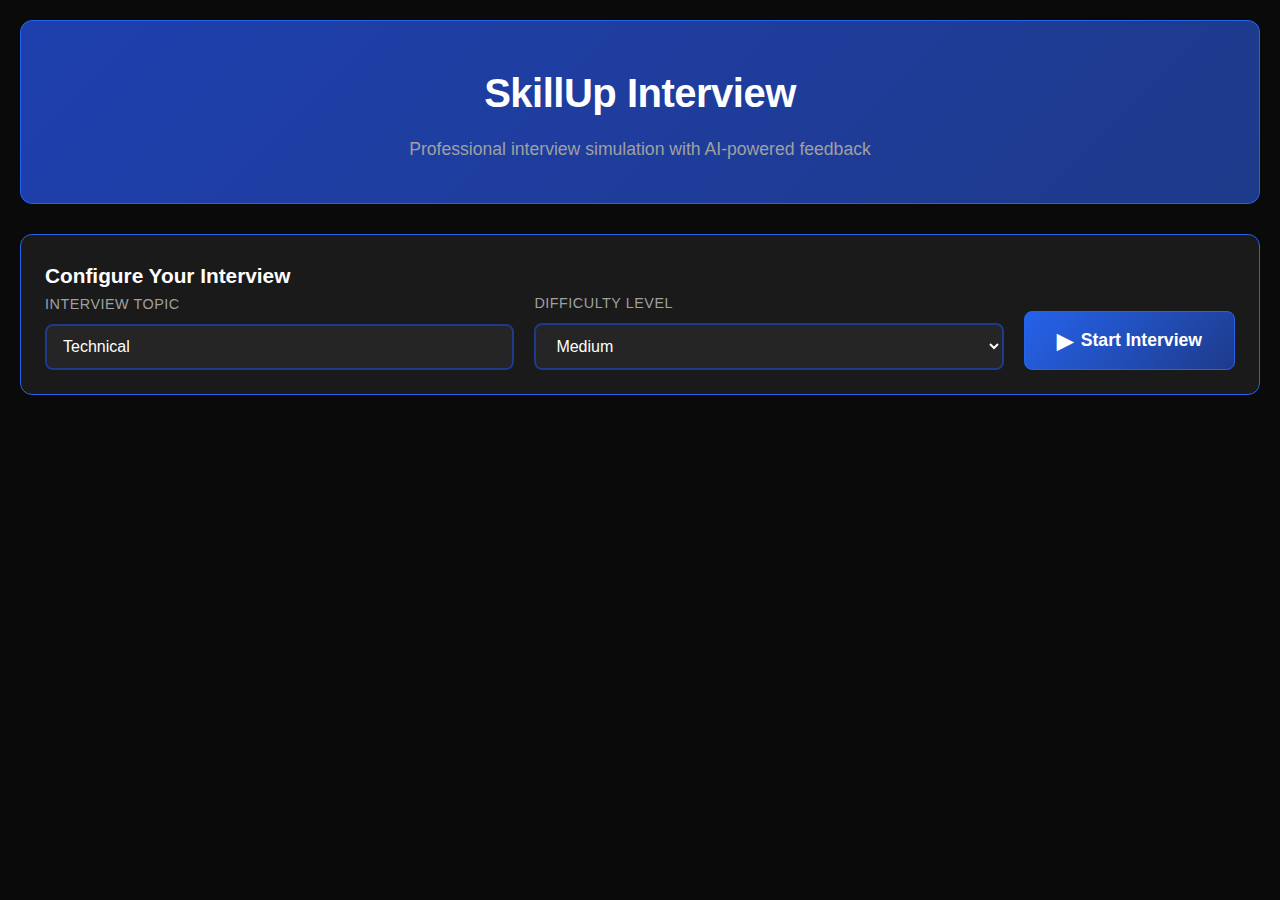
<file: UI/Index.html>
<!DOCTYPE html>
<html lang="en">
<head>
  <meta charset="UTF-8">
  <meta name="viewport" content="width=device-width, initial-scale=1.0">
  <title>SkillUp Interview</title>
  <link rel="stylesheet" href="style.css">
</head>
<body>
  <div class="container">
    <header class="header">
      <h1>SkillUp Interview</h1>
      <p class="subtitle">Professional interview simulation with AI-powered feedback</p>
    </header>
    
    <!-- Interview Setup Section -->
    <div id="setup-section" class="section">
      <h2 class="section-title">Configure Your Interview</h2>
      <div class="setup-grid">
        <div class="input-group">
          <label for="topic-input">Interview Topic</label>
          <input type="text" id="topic-input" placeholder="e.g., Technical, Behavioral, Leadership" value="Technical">
        </div>
        <div class="input-group">
          <label for="difficulty-select">Difficulty Level</label>
          <select id="difficulty-select">
            <option value="easy">Easy</option>
            <option value="medium" selected>Medium</option>
            <option value="hard">Hard</option>
          </select>
        </div>
        <button onclick="startInterview()" class="btn-primary btn-large">
          <span class="btn-icon">▶</span>
          Start Interview
        </button>
      </div>
    </div>

    <!-- Main Interview Grid - NEW 2x2 LAYOUT -->
    <div class="main-grid hidden" id="main-grid">
      <!-- TOP-LEFT: Video & Posture (BIG) + BOTTOM-LEFT: Speech-to-Text -->
      <div class="top-left">
        <!-- Video Section (BIG) -->
        <div class="section video-section">
          <div class="section-header">
            <h2 class="section-title">Live Video</h2>
            <div id="posture-status" class="status-badge status-inactive">Camera Inactive</div>
          </div>
          <div class="video-container">
            <video id="video" autoplay playsinline muted></video>
            <canvas id="canvas" style="display: none;"></canvas>
            <div class="video-overlay">
              <div class="recording-indicator hidden" id="recording-indicator">
                <span class="pulse"></span>
                Recording
              </div>
            </div>
          </div>
        </div>
      </div>

        <!-- Speech-to-Text (Transcript) -->
        <div class="section transcript-section">
          <div class="section-header">
            <h2 class="section-title">Speech-to-Text</h2>
            <div id="transcript-status" class="status-badge status-inactive">Ready</div>
          </div>
          <div id="transcript-display" class="transcript-box">
            Click "Start Recording" to begin transcription...
          </div>
        </div>
      

      <!-- TOP-RIGHT: Interview Question -->
      <div class="top-right">
        <div class="section question-section">
          <h2 class="section-title">Interview Question</h2>
          <div id="question-display" class="question-box">
            Configuring your interview session...
          </div>
          
          <!-- Session Info -->
          <div class="session-info">
            <div class="info-item">
              <span class="info-label">Topic</span>
              <span id="topic-display" class="info-value">Technical</span>
            </div>
            <div class="info-item">
              <span class="info-label">Level</span>
              <span id="level-display" class="info-value">Medium</span>
            </div>
            <div class="info-item">
              <span class="info-label">Session ID</span>
              <span id="session-display" class="info-value">-</span>
            </div>
          </div>
        </div>
      </div>

      <!-- BOTTOM-RIGHT: Controls + Feedback -->
      <div class="bottom-right">
        <!-- Recording Controls -->
        <div class="controls-section">
          <div class="section">
            <div class="section-header">
              <h2 class="section-title">Recording Controls</h2>
            </div>
            <div class="button-group">
              <button onclick="startRecording()" id="record-btn" class="btn-primary btn-record">
                <span class="btn-icon">🎤</span>
                Start Recording Answer
              </button>
              <button onclick="stopRecording()" id="stop-btn" class="btn-danger btn-stop hidden">
                <span class="btn-icon">⏹</span>
                Stop & Analyze
              </button>
            </div>
            <div id="recording-timer" class="timer hidden">
              <span class="timer-icon">⏱</span>
              <span id="timer-display">00:00</span>
            </div>
          </div>
        </div>

        <!-- Feedback Section -->
        <div id="feedback-section" class="section feedback-section hidden">
          <h2 class="section-title">AI Feedback & Analysis</h2>
          <div id="feedback-display" class="feedback-box">
            Analyzing your response...
          </div>
          <button onclick="resetInterview()" class="btn-secondary">
            <span class="btn-icon">🔄</span>
            Practice Another Question
          </button>
        </div>
      </div>
    </div>

    <!-- Loading Overlay -->
    <div id="loading" class="loading-overlay hidden">
      <div class="loading-content">
        <div class="spinner"></div>
        <p class="loading-text">Analyzing your response...</p>
        <p class="loading-subtext">This may take a few moments</p>
      </div>
    </div>
  </div>

  <script src="script.js"></script>
</body>
</html>
</file>
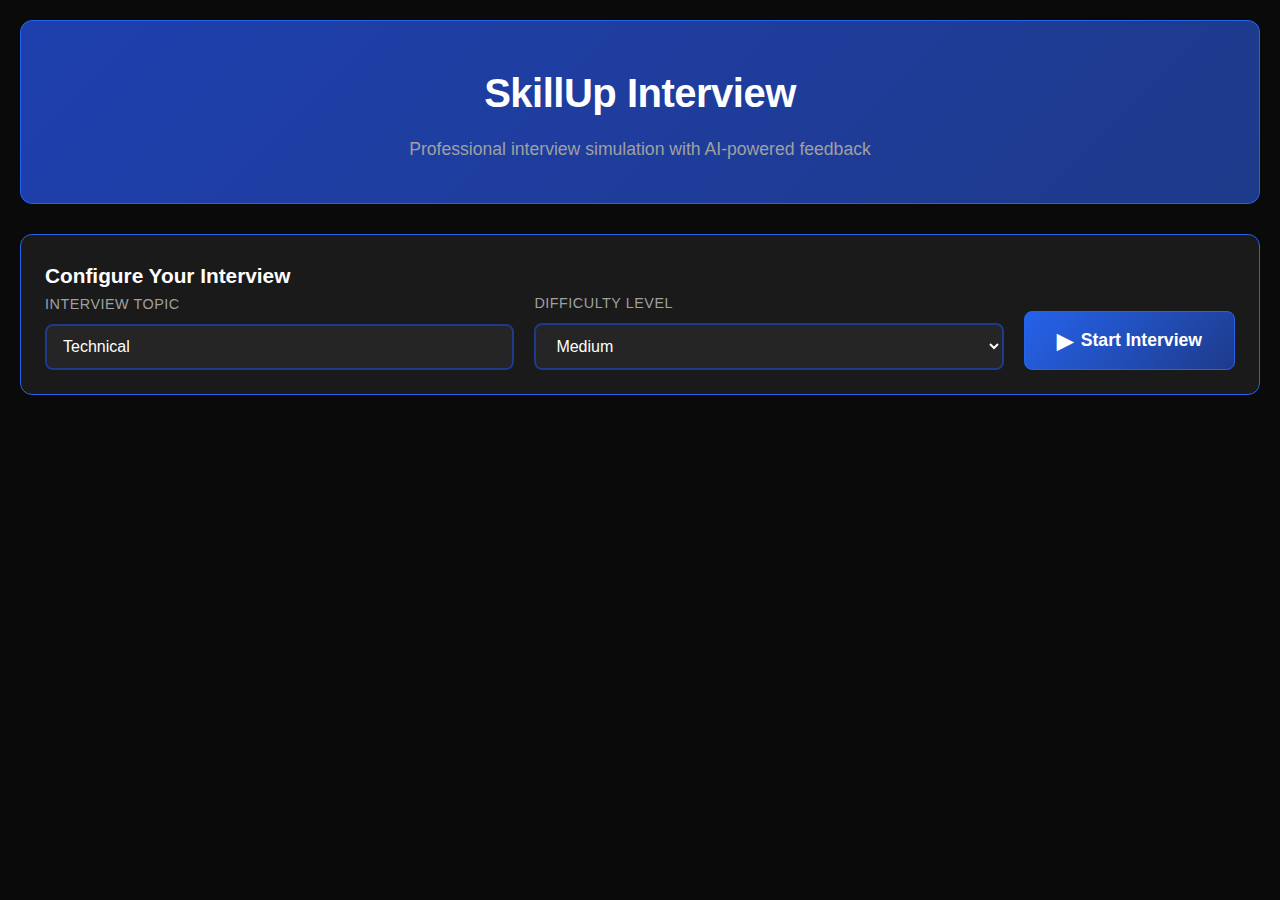
<file: templates/Interview.html>
<!DOCTYPE html>
<html lang="en">
<head>
  <meta charset="UTF-8">
  <meta name="viewport" content="width=device-width, initial-scale=1.0">
  <title>SkillUp Interview</title>
  <link rel="stylesheet" href='/static/css/style.css'>

</head>
<body>
  <div class="container">
    <header class="header">
      <h1>SkillUp Interview</h1>
      <p class="subtitle">Professional interview simulation with AI-powered feedback</p>
    </header>
    
    <!-- Interview Setup Section -->
    <div id="setup-section" class="section">
      <h2 class="section-title">Configure Your Interview</h2>
      <div class="setup-grid">
        <div class="input-group">
          <label for="topic-input">Interview Topic</label>
          <input type="text" id="topic-input" placeholder="e.g., Technical, Behavioral, Leadership" value="Technical">
        </div>
        <div class="input-group">
          <label for="difficulty-select">Difficulty Level</label>
          <select id="difficulty-select">
            <option value="easy">Easy</option>
            <option value="medium" selected>Medium</option>
            <option value="hard">Hard</option>
          </select>
        </div>
        <button onclick="startInterview()" class="btn-primary btn-large">
          <span class="btn-icon">▶</span>
          Start Interview
        </button>
      </div>
    </div>

    <!-- Main Interview Grid - NEW 2x2 LAYOUT -->
    <div class="main-grid hidden" id="main-grid">
      <!-- TOP-LEFT: Video & Posture (BIG) + BOTTOM-LEFT: Speech-to-Text -->
      <div class="top-left">
        <!-- Video Section (BIG) -->
        <div class="section video-section">
          <div class="section-header">
            <h2 class="section-title">Live Video</h2>
            <div id="posture-status" class="status-badge status-inactive">Camera Inactive</div>
          </div>
          <div class="video-container">
            <video id="video" autoplay playsinline muted></video>
            <canvas id="canvas" style="display: none;"></canvas>
            <div class="video-overlay">
              <div class="recording-indicator hidden" id="recording-indicator">
                <span class="pulse"></span>
                Recording
              </div>
            </div>
          </div>
        </div>
      </div>

        <!-- Speech-to-Text (Transcript) -->
        <div class="section transcript-section">
          <div class="section-header">
            <h2 class="section-title">Speech-to-Text</h2>
            <div id="transcript-status" class="status-badge status-inactive">Ready</div>
          </div>
          <div id="transcript-display" class="transcript-box">
            Click "Start Recording" to begin transcription...
          </div>
        </div>
      

      <!-- TOP-RIGHT: Interview Question -->
      <div class="top-right">
        <div class="section question-section">
          <h2 class="section-title">Interview Question</h2>
          <div id="question-display" class="question-box">
            Configuring your interview session...
          </div>
          
          <!-- Session Info -->
          <div class="session-info">
            <div class="info-item">
              <span class="info-label">Topic</span>
              <span id="topic-display" class="info-value">Technical</span>
            </div>
            <div class="info-item">
              <span class="info-label">Level</span>
              <span id="level-display" class="info-value">Medium</span>
            </div>
            <div class="info-item">
              <span class="info-label">Session ID</span>
              <span id="session-display" class="info-value">-</span>
            </div>
          </div>
        </div>
      </div>

      <!-- BOTTOM-RIGHT: Controls + Feedback -->
      <div class="bottom-right">
        <!-- Recording Controls -->
        <div class="controls-section">
          <div class="section">
            <div class="section-header">
              <h2 class="section-title">Recording Controls</h2>
            </div>
            <div class="button-group">
              <button onclick="startRecording()" id="record-btn" class="btn-primary btn-record">
                <span class="btn-icon">🎤</span>
                Start Recording Answer
              </button>
              <button onclick="stopRecording()" id="stop-btn" class="btn-danger btn-stop hidden">
                <span class="btn-icon">⏹</span>
                Stop & Analyze
              </button>
            </div>
            <div id="recording-timer" class="timer hidden">
              <span class="timer-icon">⏱</span>
              <span id="timer-display">00:00</span>
            </div>
          </div>
        </div>

        <!-- Feedback Section -->
        <div id="feedback-section" class="section feedback-section hidden">
          <h2 class="section-title">AI Feedback & Analysis</h2>
          <div id="feedback-display" class="feedback-box">
            Analyzing your response...
          </div>
          <button onclick="resetInterview()" class="btn-secondary">
            <span class="btn-icon">🔄</span>
            Practice Another Question
          </button>
        </div>
      </div>
    </div>

    <!-- Loading Overlay -->
    <div id="loading" class="loading-overlay hidden">
      <div class="loading-content">
        <div class="spinner"></div>
        <p class="loading-text">Analyzing your response...</p>
        <p class="loading-subtext">This may take a few moments</p>
      </div>
    </div>
  </div>

  <script src='/static/js/script.js'></script>

</body>
</html>
</file>
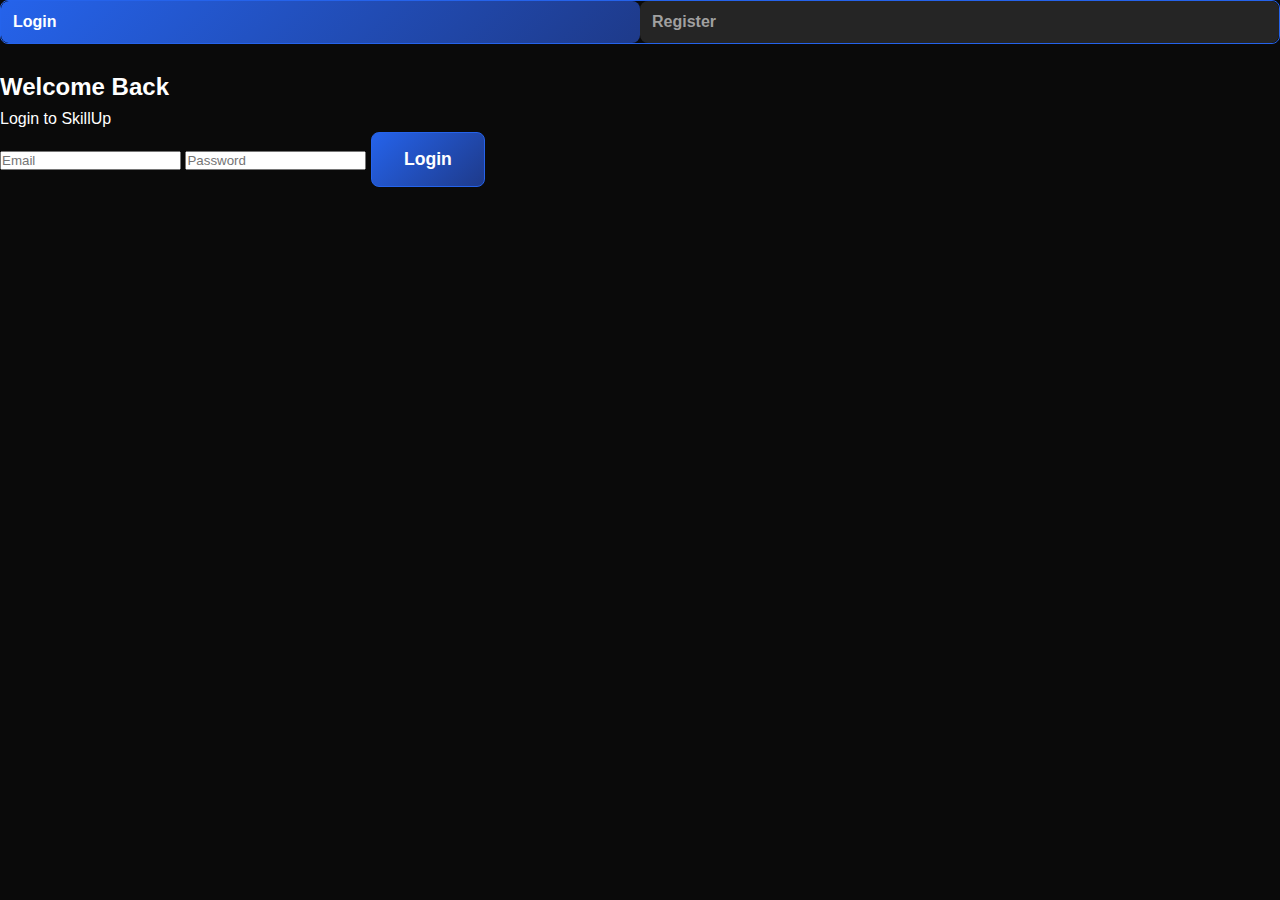
<file: templates/login.html>
<!DOCTYPE html>
<html lang="en">
<head>
  <meta charset="UTF-8">
  <title>SkillUp Auth</title>
  <link rel="stylesheet" href="/static/css/style.css">
</head>
<body>

<div class="login-wrapper">
  <div class="login-card">

    <!-- TOGGLE -->
    <div class="auth-tabs">
      <button class="tab active" onclick="showLogin()">Login</button>
      <button class="tab" onclick="showRegister()">Register</button>
    </div>

    <!-- LOGIN -->
    <div id="login-box">
      <h2>Welcome Back</h2>
      <p class="login-subtitle">Login to SkillUp</p>

      <input type="email" id="login-email" placeholder="Email">
      <input type="password" id="login-password" placeholder="Password">

      <button class="btn-primary btn-large" onclick="login()">Login</button>
    </div>

    <!-- REGISTER -->
    <div id="register-box" class="hidden">
      <h2>Create Account</h2>
      <p class="login-subtitle">Join SkillUp 🚀</p>

      <input type="text" id="reg-name" placeholder="Full Name">
      <input type="email" id="reg-email" placeholder="Email">
      <input type="password" id="reg-password" placeholder="Password">
      <input type="password" id="reg-confirm" placeholder="Confirm Password">

      <button class="btn-primary btn-large" onclick="register()">Register</button>
    </div>

    <p id="msg"></p>

  </div>
</div>

<script src='/static/js/login.js'></script>

</body>
</html>
</file>
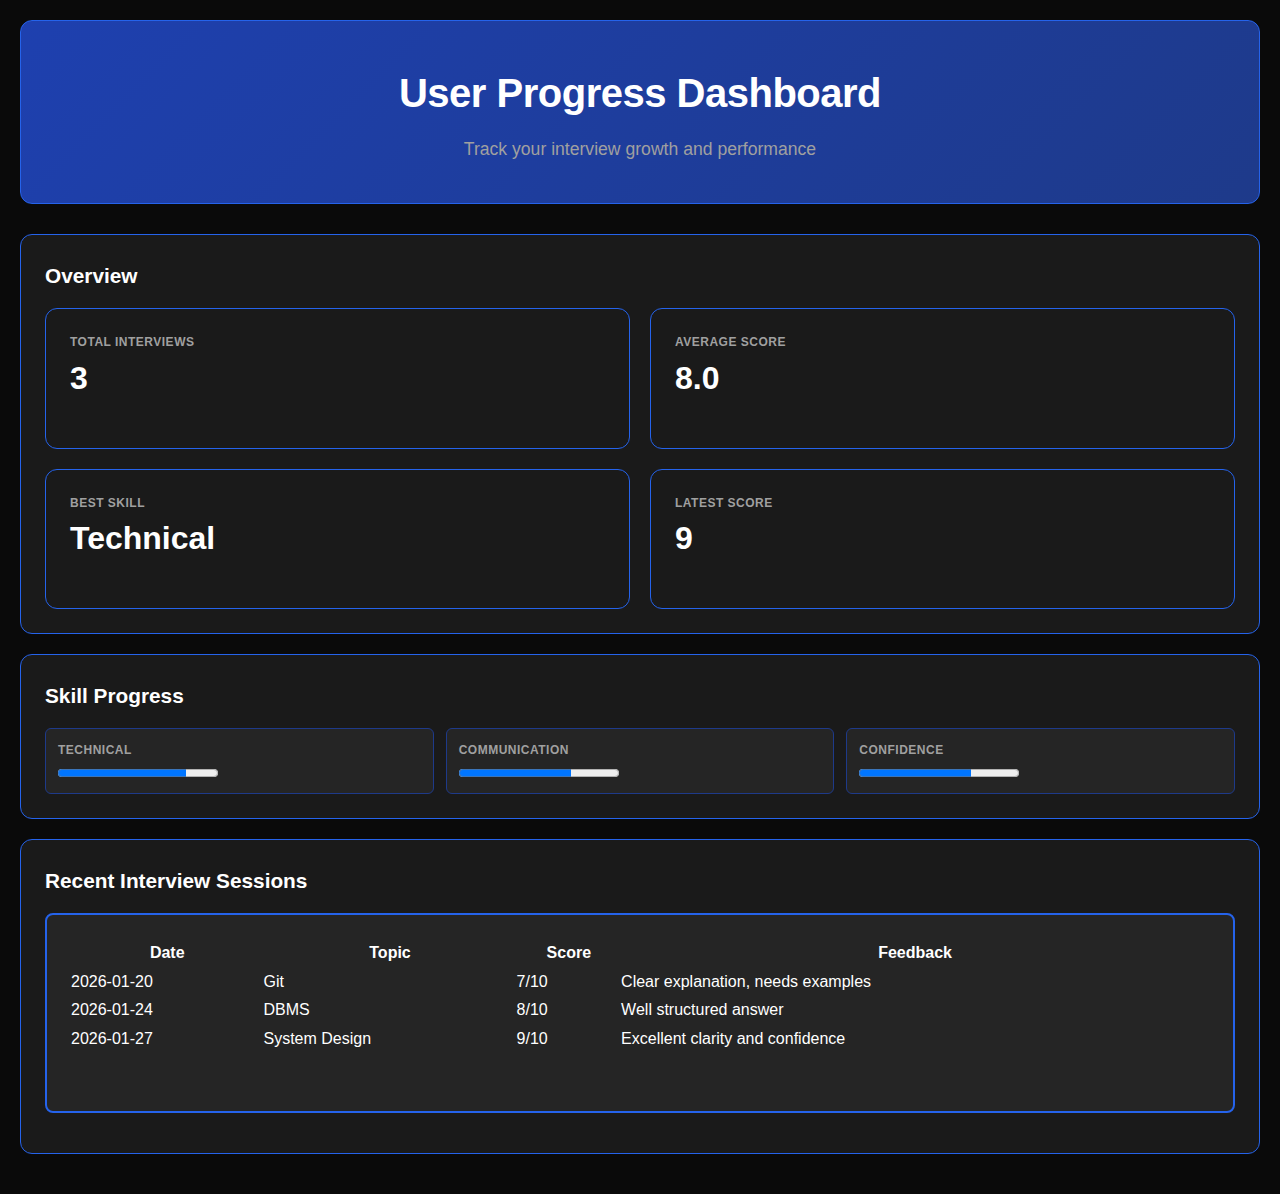
<file: templates/Progress.html>
<!DOCTYPE html>
<html lang="en">
<head>
  <meta charset="UTF-8" />
  <title>User Progress Dashboard</title>
  <link rel="stylesheet" href='/static/css/style.css'>
</head>
<body>

<div class="container">

  <!-- HEADER -->
  <div class="header">
    <h1>User Progress Dashboard</h1>
    <p class="subtitle">Track your interview growth and performance</p>
  </div>

  <!-- OVERVIEW CARDS -->
  <div class="section">
    <div class="section-header">
      <h2 class="section-title">Overview</h2>
    </div>

    <div class="main-grid" style="height:auto;">
      <div class="section">
        <span class="info-label">Total Interviews</span>
        <h1 id="totalSessions">0</h1>
      </div>

      <div class="section">
        <span class="info-label">Average Score</span>
        <h1 id="avgScore">0</h1>
      </div>

      <div class="section">
        <span class="info-label">Best Skill</span>
        <h1 id="bestSkill">-</h1>
      </div>

      <div class="section">
        <span class="info-label">Latest Score</span>
        <h1 id="latestScore">-</h1>
      </div>
    </div>
  </div>

  <!-- SKILL PROGRESS -->
  <div class="section">
    <div class="section-header">
      <h2 class="section-title">Skill Progress</h2>
    </div>

    <div class="session-info">
      <div class="info-item">
        <span class="info-label">Technical</span>
        <progress id="techSkill" max="10"></progress>
      </div>
      <div class="info-item">
        <span class="info-label">Communication</span>
        <progress id="commSkill" max="10"></progress>
      </div>
      <div class="info-item">
        <span class="info-label">Confidence</span>
        <progress id="confSkill" max="10"></progress>
      </div>
    </div>
  </div>

  <!-- RECENT SESSIONS -->
  <div class="section">
    <div class="section-header">
      <h2 class="section-title">Recent Interview Sessions</h2>
    </div>

    <div class="feedback-box">
      <table style="width:100%; border-collapse: collapse;">
        <thead>
          <tr>
            <th>Date</th>
            <th>Topic</th>
            <th>Score</th>
            <th>Feedback</th>
          </tr>
        </thead>
        <tbody id="sessionTable"></tbody>
      </table>
    </div>
  </div>

</div>

<script src="/static/js/progress.js"></script>

</body>
</html>
</file>
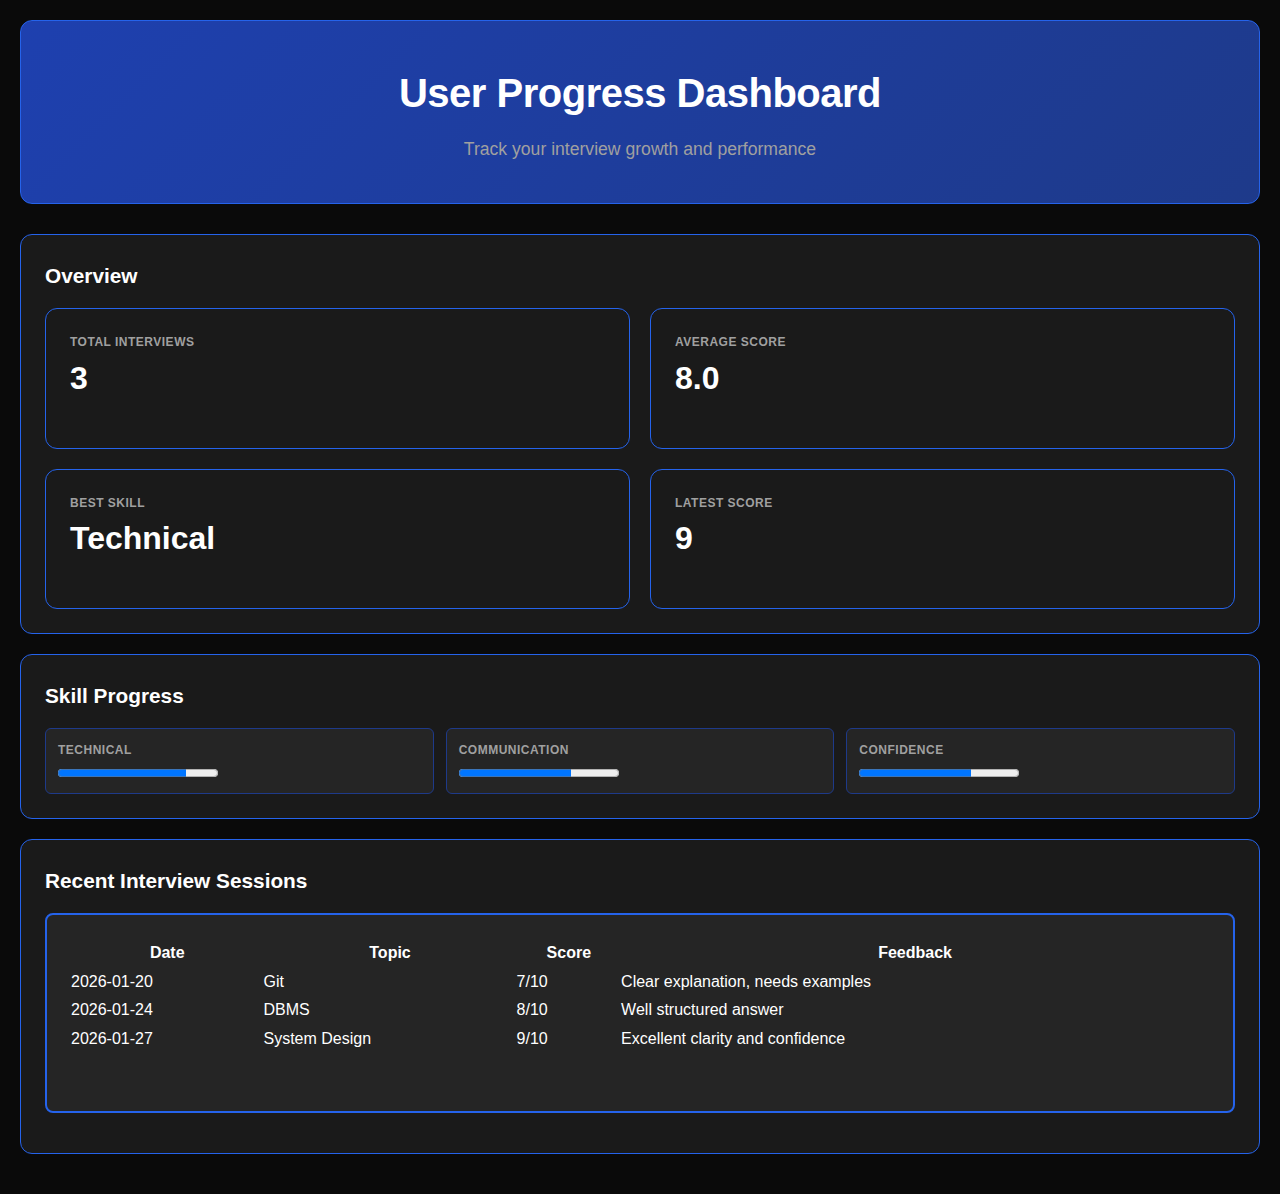
<file: UI/Progress.html>
<!DOCTYPE html>
<html lang="en">
<head>
  <meta charset="UTF-8" />
  <title>User Progress Dashboard</title>
  <!-- Your existing CSS -->
  <link rel="stylesheet" href="style.css" />
</head>
<body>

<div class="container">

  <!-- HEADER -->
  <div class="header">
    <h1>User Progress Dashboard</h1>
    <p class="subtitle">Track your interview growth and performance</p>
  </div>

  <!-- OVERVIEW CARDS -->
  <div class="section">
    <div class="section-header">
      <h2 class="section-title">Overview</h2>
    </div>

    <div class="main-grid" style="height:auto;">
      <div class="section">
        <span class="info-label">Total Interviews</span>
        <h1 id="totalSessions">0</h1>
      </div>

      <div class="section">
        <span class="info-label">Average Score</span>
        <h1 id="avgScore">0</h1>
      </div>

      <div class="section">
        <span class="info-label">Best Skill</span>
        <h1 id="bestSkill">-</h1>
      </div>

      <div class="section">
        <span class="info-label">Latest Score</span>
        <h1 id="latestScore">-</h1>
      </div>
    </div>
  </div>

  <!-- SKILL PROGRESS -->
  <div class="section">
    <div class="section-header">
      <h2 class="section-title">Skill Progress</h2>
    </div>

    <div class="session-info">
      <div class="info-item">
        <span class="info-label">Technical</span>
        <progress id="techSkill" max="10"></progress>
      </div>
      <div class="info-item">
        <span class="info-label">Communication</span>
        <progress id="commSkill" max="10"></progress>
      </div>
      <div class="info-item">
        <span class="info-label">Confidence</span>
        <progress id="confSkill" max="10"></progress>
      </div>
    </div>
  </div>

  <!-- RECENT SESSIONS -->
  <div class="section">
    <div class="section-header">
      <h2 class="section-title">Recent Interview Sessions</h2>
    </div>

    <div class="feedback-box">
      <table style="width:100%; border-collapse: collapse;">
        <thead>
          <tr>
            <th>Date</th>
            <th>Topic</th>
            <th>Score</th>
            <th>Feedback</th>
          </tr>
        </thead>
        <tbody id="sessionTable"></tbody>
      </table>
    </div>
  </div>

</div>

<script src="progress.js"></script>
</body>
</html>
</file>
<file: UI/style.css>
/* ============================================================
   MODERN BLACK & NAVY BLUE THEME
   ============================================================ */

:root {
  --bg-primary: #0a0a0a;
  --bg-secondary: #1a1a1a;
  --bg-tertiary: #252525;
  --navy-primary: #1e3a8a;
  --navy-secondary: #2563eb;
  --navy-light: #3b82f6;
  --navy-dark: #1e40af;
  --text-primary: #ffffff;
  --text-secondary: #a0a0a0;
  --text-muted: #666666;
  --border-color: #2563eb;
  --success: #10b981;
  --warning: #f59e0b;
  --danger: #ef4444;
  --shadow: rgba(37, 99, 235, 0.2);
}

* {
  margin: 0;
  padding: 0;
  box-sizing: border-box;
}

body {
  font-family: -apple-system, BlinkMacSystemFont, 'Segoe UI', Roboto, 'Helvetica Neue', Arial, sans-serif;
  background: var(--bg-primary);
  color: var(--text-primary);
  min-height: 100vh;
  line-height: 1.6;
}

/* ============================================================
   CONTAINER & LAYOUT
   ============================================================ */

.container {
  max-width: 1400px;
  margin: 0 auto;
  padding: 20px;
}

.header {
  text-align: center;
  padding: 40px 20px;
  background: linear-gradient(135deg, var(--navy-dark) 0%, var(--navy-primary) 100%);
  border-radius: 12px;
  margin-bottom: 30px;
  border: 1px solid var(--border-color);
}

.header h1 {
  font-size: 2.5em;
  font-weight: 700;
  color: var(--text-primary);
  margin-bottom: 10px;
  letter-spacing: -0.5px;
}

.subtitle {
  color: var(--text-secondary);
  font-size: 1.1em;
  font-weight: 400;
}

/* ============================================================
   SECTIONS
   ============================================================ */

.section {
  background: var(--bg-secondary);
  border-radius: 12px;
  padding: 24px;
  margin-bottom: 20px;
  border: 1px solid var(--border-color);
  transition: border-color 0.3s ease;
}

.section:hover {
  border-color: var(--navy-light);
}

.section-header {
  display: flex;
  justify-content: space-between;
  align-items: center;
  margin-bottom: 16px;
}

.section-title {
  font-size: 1.3em;
  font-weight: 600;
  color: var(--text-primary);
  margin-bottom: 0;
}

/* ============================================================
   SETUP SECTION
   ============================================================ */

.setup-grid {
  display: grid;
  grid-template-columns: 1fr 1fr auto;
  gap: 20px;
  align-items: end;
}

.input-group {
  display: flex;
  flex-direction: column;
  gap: 8px;
}

.input-group label {
  font-size: 0.9em;
  font-weight: 500;
  color: var(--text-secondary);
  text-transform: uppercase;
  letter-spacing: 0.5px;
}

input[type="text"],
select {
  padding: 12px 16px;
  background: var(--bg-tertiary);
  border: 2px solid var(--navy-primary);
  border-radius: 8px;
  color: var(--text-primary);
  font-size: 1em;
  transition: all 0.3s ease;
}

input[type="text"]:focus,
select:focus {
  outline: none;
  border-color: var(--navy-light);
  background: var(--bg-secondary);
  box-shadow: 0 0 0 4px var(--shadow);
}

select {
  cursor: pointer;
}

/* ============================================================
   BUTTONS
   ============================================================ */

button {
  padding: 12px 24px;
  border: none;
  border-radius: 8px;
  font-size: 1em;
  font-weight: 600;
  cursor: pointer;
  transition: all 0.3s ease;
  display: inline-flex;
  align-items: center;
  gap: 8px;
  white-space: nowrap;
}

.btn-primary {
  background: linear-gradient(135deg, var(--navy-secondary) 0%, var(--navy-primary) 100%);
  color: var(--text-primary);
  border: 1px solid var(--border-color);
}

.btn-primary:hover {
  background: linear-gradient(135deg, var(--navy-light) 0%, var(--navy-secondary) 100%);
  transform: translateY(-2px);
  box-shadow: 0 8px 20px var(--shadow);
}

.btn-primary:active {
  transform: translateY(0);
}

.btn-large {
  padding: 16px 32px;
  font-size: 1.1em;
}

.btn-danger {
  background: var(--danger);
  color: var(--text-primary);
}

.btn-danger:hover {
  background: #dc2626;
  transform: translateY(-2px);
}

.btn-secondary {
  background: var(--bg-tertiary);
  color: var(--text-primary);
  border: 1px solid var(--border-color);
}

.btn-secondary:hover {
  background: var(--bg-secondary);
  border-color: var(--navy-light);
}

.btn-icon {
  font-size: 1.2em;
}

/* ============================================================
   MAIN GRID - MATCH IMAGE LAYOUT
   ============================================================ */

.main-grid {
  display: grid;
  grid-template-columns: 1fr 1fr;      /* SAME width */
  grid-template-rows: 1fr 1fr;         /* SAME height */
  gap: 20px;                           /* SAME margin between grids */
  height: 75vh;                        /* Forces equal height */
}
/* Grid items fill perfectly */
.main-grid > div {
  width: 100%;
  height: 100%;
  display: flex;
  flex-direction: column;
}
/* TOP LEFT */
.top-left {
  grid-column: 1 / 2;
  grid-row: 1 / 2;
}

/* BOTTOM LEFT */
.transcript-section {
  grid-column: 1 / 2;
  grid-row: 2 / 3;
}

/* TOP RIGHT */
.top-right {
  grid-column: 2 / 3;
  grid-row: 1 / 2;
}

/* BOTTOM RIGHT */
.bottom-right {
  grid-column: 2 / 3;
  grid-row: 2 / 3;
}


/* ============================================================
   VIDEO SECTION
   ============================================================ */

.video-section {
  position: relative;
  display: flex;
  flex-direction: column;
}

.video-container {
  position: relative;
  flex: 1;
  aspect-ratio: 16 / 9;
  background: var(--bg-tertiary);
  border-radius: 8px;
  overflow: hidden;
  border: 2px solid var(--border-color);
  display: flex;
  align-items: center;
  justify-content: center;
}

#video {
  width: 100%;
  height: 100%;
  
  display: block;
}

.video-overlay {
  position: absolute;
  top: 0;
  left: 0;
  right: 0;
  bottom: 0;
  pointer-events: none;
}

.recording-indicator {
  position: absolute;
  top: 16px;
  left: 16px;
  background: rgba(239, 68, 68, 0.9);
  color: white;
  padding: 8px 16px;
  border-radius: 20px;
  font-size: 0.9em;
  font-weight: 600;
  display: flex;
  align-items: center;
  gap: 8px;
}

.pulse {
  width: 8px;
  height: 8px;
  background: white;
  border-radius: 50%;
  animation: pulse 1.5s ease-in-out infinite;
}

@keyframes pulse {
  0%, 100% { opacity: 1; }
  50% { opacity: 0.3; }
}

/* ============================================================
   STATUS BADGES
   ============================================================ */

.status-badge {
  padding: 6px 12px;
  border-radius: 6px;
  font-size: 0.85em;
  font-weight: 600;
  text-transform: uppercase;
  letter-spacing: 0.5px;
}

.status-inactive {
  background: var(--bg-tertiary);
  color: var(--text-muted);
}

.status-active {
  background: rgba(16, 185, 129, 0.2);
  color: var(--success);
  border: 1px solid var(--success);
}

.status-recording {
  background: rgba(239, 68, 68, 0.2);
  color: var(--danger);
  border: 1px solid var(--danger);
}

.status-processing {
  background: rgba(245, 158, 11, 0.2);
  color: var(--warning);
  border: 1px solid var(--warning);
}

.status-warning {
  background: rgba(245, 158, 11, 0.2);
  color: var(--warning);
}

.status-error {
  background: rgba(239, 68, 68, 0.2);
  color: var(--danger);
}

/* ============================================================
   TRANSCRIPT SECTION
   ============================================================ */

.transcript-section .transcript-box {
  background: var(--bg-tertiary);
  border: 2px solid var(--navy-primary);
  border-radius: 8px;
  padding: 20px;
  min-height: 150px;
  max-height: 250px;
  overflow-y: auto;
  color: var(--text-primary);
  font-size: 1em;
  line-height: 1.8;
  flex: 1;
}

.transcript-box::-webkit-scrollbar {
  width: 8px;
}

.transcript-box::-webkit-scrollbar-track {
  background: var(--bg-secondary);
  border-radius: 4px;
}

.transcript-box::-webkit-scrollbar-thumb {
  background: var(--navy-primary);
  border-radius: 4px;
}

.transcript-box::-webkit-scrollbar-thumb:hover {
  background: var(--navy-secondary);
}

/* ============================================================
   QUESTION SECTION
   ============================================================ */

.question-box {
  background: linear-gradient(135deg, var(--navy-dark) 0%, var(--navy-primary) 100%);
  border: 2px solid var(--border-color);
  border-radius: 8px;
  padding: 24px;
  min-height: 120px;
  font-size: 1.15em;
  line-height: 1.8;
  color: var(--text-primary);
  font-weight: 500;
  margin-bottom: 16px;
  flex: 1;
}

.session-info {
  display: grid;
  grid-template-columns: repeat(3, 1fr);
  gap: 12px;
  flex: 1;

}
.session-info > div {
  width: 100%;
}


.info-item {
  background: var(--bg-tertiary);
  padding: 12px;
  border-radius: 6px;
  border: 1px solid var(--navy-primary);
  display: flex;
  flex-direction: column;
  gap: 4px;
}

.info-label {
  font-size: 0.75em;
  color: var(--text-secondary);
  text-transform: uppercase;
  letter-spacing: 0.5px;
  font-weight: 600;
}

.info-value {
  font-size: 0.95em;
  color: var(--text-primary);
  font-weight: 600;
  overflow: hidden;
  text-overflow: ellipsis;
  white-space: nowrap;
}

/* ============================================================
   CONTROLS SECTION
   ============================================================ */

.button-group {
  display: flex;
  gap: 12px;
}

.button-group button {
  flex: 1;
}

.timer {
  background: var(--bg-tertiary);
  border: 2px solid var(--border-color);
  border-radius: 8px;
  padding: 16px;
  text-align: center;
  font-size: 1.5em;
  font-weight: 700;
  color: var(--text-primary);
  display: flex;
  align-items: center;
  justify-content: center;
  gap: 12px;
  margin-top: 12px;
  flex: 1;
}

.timer-icon {
  font-size: 1.2em;
}

/* ============================================================
   FEEDBACK SECTION
   ============================================================ */

.feedback-box {
  background: var(--bg-tertiary);
  border: 2px solid var(--border-color);
  border-radius: 8px;
  padding: 24px;
  min-height: 200px;
  max-height: 500px;
  overflow-y: auto;
  color: var(--text-primary);
  line-height: 1.8;
  margin-bottom: 16px;
  flex: 1;
}

.feedback-box h3 {
  color: var(--navy-light);
  margin: 20px 0 12px 0;
  font-size: 1.2em;
  font-weight: 600;
  border-bottom: 2px solid var(--navy-primary);
  padding-bottom: 8px;
}

.feedback-box h3:first-child {
  margin-top: 0;
}

.feedback-box ul {
  margin: 12px 0 12px 24px;
  list-style: none;
}

.feedback-box li {
  margin-bottom: 10px;
  padding-left: 20px;
  position: relative;
  color: var(--text-secondary);
}

.feedback-box li::before {
  content: "→";
  position: absolute;
  left: 0;
  color: var(--navy-light);
  font-weight: bold;
}

.feedback-box strong {
  color: var(--text-primary);
  font-weight: 600;
}

.feedback-box::-webkit-scrollbar {
  width: 8px;
}

.feedback-box::-webkit-scrollbar-track {
  background: var(--bg-secondary);
  border-radius: 4px;
}

.feedback-box::-webkit-scrollbar-thumb {
  background: var(--navy-primary);
  border-radius: 4px;
}

/* ============================================================
   LOADING OVERLAY
   ============================================================ */

.loading-overlay {
  position: fixed;
  top: 0;
  left: 0;
  right: 0;
  bottom: 0;
  background: rgba(10, 10, 10, 0.95);
  display: flex;
  justify-content: center;
  align-items: center;
  z-index: 1000;
  backdrop-filter: blur(8px);
}

.loading-content {
  text-align: center;
}

.spinner {
  border: 4px solid rgba(37, 99, 235, 0.3);
  border-top: 4px solid var(--navy-light);
  border-radius: 50%;
  width: 60px;
  height: 60px;
  animation: spin 1s linear infinite;
  margin: 0 auto 20px;
}

@keyframes spin {
  0% { transform: rotate(0deg); }
  100% { transform: rotate(360deg); }
}

.loading-text {
  color: var(--text-primary);
  font-size: 1.3em;
  font-weight: 600;
  margin-bottom: 8px;
}

.loading-subtext {
  color: var(--text-secondary);
  font-size: 0.95em;
}

/* ============================================================
   UTILITY CLASSES
   ============================================================ */

.hidden {
  display: none !important;
}
</file>
<file: static/css/style.css>
/* ============================================================
   MODERN BLACK & NAVY BLUE THEME
   ============================================================ */

:root {
  --bg-primary: #0a0a0a;
  --bg-secondary: #1a1a1a;
  --bg-tertiary: #252525;
  --navy-primary: #1e3a8a;
  --navy-secondary: #2563eb;
  --navy-light: #3b82f6;
  --navy-dark: #1e40af;
  --text-primary: #ffffff;
  --text-secondary: #a0a0a0;
  --text-muted: #666666;
  --border-color: #2563eb;
  --success: #10b981;
  --warning: #f59e0b;
  --danger: #ef4444;
  --shadow: rgba(37, 99, 235, 0.2);
}

* {
  margin: 0;
  padding: 0;
  box-sizing: border-box;
}

body {
  font-family: -apple-system, BlinkMacSystemFont, 'Segoe UI', Roboto, 'Helvetica Neue', Arial, sans-serif;
  background: var(--bg-primary);
  color: var(--text-primary);
  min-height: 100vh;
  line-height: 1.6;
}

/* ============================================================
   CONTAINER & LAYOUT
   ============================================================ */

.container {
  max-width: 1400px;
  margin: 0 auto;
  padding: 20px;
}

.header {
  text-align: center;
  padding: 40px 20px;
  background: linear-gradient(135deg, var(--navy-dark) 0%, var(--navy-primary) 100%);
  border-radius: 12px;
  margin-bottom: 30px;
  border: 1px solid var(--border-color);
}

.header h1 {
  font-size: 2.5em;
  font-weight: 700;
  color: var(--text-primary);
  margin-bottom: 10px;
  letter-spacing: -0.5px;
}

.subtitle {
  color: var(--text-secondary);
  font-size: 1.1em;
  font-weight: 400;
}

/* ============================================================
   SECTIONS
   ============================================================ */

.section {
  background: var(--bg-secondary);
  border-radius: 12px;
  padding: 24px;
  margin-bottom: 20px;
  border: 1px solid var(--border-color);
  transition: border-color 0.3s ease;
}

.section:hover {
  border-color: var(--navy-light);
}

.section-header {
  display: flex;
  justify-content: space-between;
  align-items: center;
  margin-bottom: 16px;
}

.section-title {
  font-size: 1.3em;
  font-weight: 600;
  color: var(--text-primary);
  margin-bottom: 0;
}

/* ============================================================
   SETUP SECTION
   ============================================================ */

.setup-grid {
  display: grid;
  grid-template-columns: 1fr 1fr auto;
  gap: 20px;
  align-items: end;
}

.input-group {
  display: flex;
  flex-direction: column;
  gap: 8px;
}

.input-group label {
  font-size: 0.9em;
  font-weight: 500;
  color: var(--text-secondary);
  text-transform: uppercase;
  letter-spacing: 0.5px;
}

input[type="text"],
select {
  padding: 12px 16px;
  background: var(--bg-tertiary);
  border: 2px solid var(--navy-primary);
  border-radius: 8px;
  color: var(--text-primary);
  font-size: 1em;
  transition: all 0.3s ease;
}

input[type="text"]:focus,
select:focus {
  outline: none;
  border-color: var(--navy-light);
  background: var(--bg-secondary);
  box-shadow: 0 0 0 4px var(--shadow);
}

select {
  cursor: pointer;
}

/* ============================================================
   BUTTONS
   ============================================================ */

button {
  padding: 12px 24px;
  border: none;
  border-radius: 8px;
  font-size: 1em;
  font-weight: 600;
  cursor: pointer;
  transition: all 0.3s ease;
  display: inline-flex;
  align-items: center;
  gap: 8px;
  white-space: nowrap;
}

.btn-primary {
  background: linear-gradient(135deg, var(--navy-secondary) 0%, var(--navy-primary) 100%);
  color: var(--text-primary);
  border: 1px solid var(--border-color);
}

.btn-primary:hover {
  background: linear-gradient(135deg, var(--navy-light) 0%, var(--navy-secondary) 100%);
  transform: translateY(-2px);
  box-shadow: 0 8px 20px var(--shadow);
}

.btn-primary:active {
  transform: translateY(0);
}

.btn-large {
  padding: 16px 32px;
  font-size: 1.1em;
}

.btn-danger {
  background: var(--danger);
  color: var(--text-primary);
}

.btn-danger:hover {
  background: #dc2626;
  transform: translateY(-2px);
}

.btn-secondary {
  background: var(--bg-tertiary);
  color: var(--text-primary);
  border: 1px solid var(--border-color);
}

.btn-secondary:hover {
  background: var(--bg-secondary);
  border-color: var(--navy-light);
}

.btn-icon {
  font-size: 1.2em;
}

/* ============================================================
   MAIN GRID - MATCH IMAGE LAYOUT
   ============================================================ */

.main-grid {
  display: grid;
  grid-template-columns: 1fr 1fr;      /* SAME width */
  grid-template-rows: 1fr 1fr;         /* SAME height */
  gap: 20px;                           /* SAME margin between grids */
  height: 75vh;                        /* Forces equal height */
}
/* Grid items fill perfectly */
.main-grid > div {
  width: 100%;
  height: 100%;
  display: flex;
  flex-direction: column;
}
/* TOP LEFT */
.top-left {
  grid-column: 1 / 2;
  grid-row: 1 / 2;
}

/* BOTTOM LEFT */
.transcript-section {
  grid-column: 1 / 2;
  grid-row: 2 / 3;
}

/* TOP RIGHT */
.top-right {
  grid-column: 2 / 3;
  grid-row: 1 / 2;
}

/* BOTTOM RIGHT */
.bottom-right {
  grid-column: 2 / 3;
  grid-row: 2 / 3;
}


/* ============================================================
   VIDEO SECTION
   ============================================================ */

.video-section {
  position: relative;
  display: flex;
  flex-direction: column;
}

.video-container {
  position: relative;
  flex: 1;
  aspect-ratio: 16 / 9;
  background: var(--bg-tertiary);
  border-radius: 8px;
  overflow: hidden;
  border: 2px solid var(--border-color);
  display: flex;
  align-items: center;
  justify-content: center;
}

#video {
  width: 100%;
  height: 100%;
  
  display: block;
}

.video-overlay {
  position: absolute;
  top: 0;
  left: 0;
  right: 0;
  bottom: 0;
  pointer-events: none;
}

.recording-indicator {
  position: absolute;
  top: 16px;
  left: 16px;
  background: rgba(239, 68, 68, 0.9);
  color: white;
  padding: 8px 16px;
  border-radius: 20px;
  font-size: 0.9em;
  font-weight: 600;
  display: flex;
  align-items: center;
  gap: 8px;
}

.pulse {
  width: 8px;
  height: 8px;
  background: white;
  border-radius: 50%;
  animation: pulse 1.5s ease-in-out infinite;
}

@keyframes pulse {
  0%, 100% { opacity: 1; }
  50% { opacity: 0.3; }
}

/* ============================================================
   STATUS BADGES
   ============================================================ */

.status-badge {
  padding: 6px 12px;
  border-radius: 6px;
  font-size: 0.85em;
  font-weight: 600;
  text-transform: uppercase;
  letter-spacing: 0.5px;
}

.status-inactive {
  background: var(--bg-tertiary);
  color: var(--text-muted);
}

.status-active {
  background: rgba(16, 185, 129, 0.2);
  color: var(--success);
  border: 1px solid var(--success);
}

.status-recording {
  background: rgba(239, 68, 68, 0.2);
  color: var(--danger);
  border: 1px solid var(--danger);
}

.status-processing {
  background: rgba(245, 158, 11, 0.2);
  color: var(--warning);
  border: 1px solid var(--warning);
}

.status-warning {
  background: rgba(245, 158, 11, 0.2);
  color: var(--warning);
}

.status-error {
  background: rgba(239, 68, 68, 0.2);
  color: var(--danger);
}

/* ============================================================
   TRANSCRIPT SECTION
   ============================================================ */

.transcript-section .transcript-box {
  background: var(--bg-tertiary);
  border: 2px solid var(--navy-primary);
  border-radius: 8px;
  padding: 20px;
  min-height: 150px;
  max-height: 250px;
  overflow-y: auto;
  color: var(--text-primary);
  font-size: 1em;
  line-height: 1.8;
  flex: 1;
}

.transcript-box::-webkit-scrollbar {
  width: 8px;
}

.transcript-box::-webkit-scrollbar-track {
  background: var(--bg-secondary);
  border-radius: 4px;
}

.transcript-box::-webkit-scrollbar-thumb {
  background: var(--navy-primary);
  border-radius: 4px;
}

.transcript-box::-webkit-scrollbar-thumb:hover {
  background: var(--navy-secondary);
}

/* ============================================================
   QUESTION SECTION
   ============================================================ */

.question-box {
  background: linear-gradient(135deg, var(--navy-dark) 0%, var(--navy-primary) 100%);
  border: 2px solid var(--border-color);
  border-radius: 8px;
  padding: 24px;
  min-height: 120px;
  font-size: 1.15em;
  line-height: 1.8;
  color: var(--text-primary);
  font-weight: 500;
  margin-bottom: 16px;
  flex: 1;
}

.session-info {
  display: grid;
  grid-template-columns: repeat(3, 1fr);
  gap: 12px;
  flex: 1;

}
.session-info > div {
  width: 100%;
}


.info-item {
  background: var(--bg-tertiary);
  padding: 12px;
  border-radius: 6px;
  border: 1px solid var(--navy-primary);
  display: flex;
  flex-direction: column;
  gap: 4px;
}

.info-label {
  font-size: 0.75em;
  color: var(--text-secondary);
  text-transform: uppercase;
  letter-spacing: 0.5px;
  font-weight: 600;
}

.info-value {
  font-size: 0.95em;
  color: var(--text-primary);
  font-weight: 600;
  overflow: hidden;
  text-overflow: ellipsis;
  white-space: nowrap;
}

/* ============================================================
   CONTROLS SECTION
   ============================================================ */

.button-group {
  display: flex;
  gap: 12px;
}

.button-group button {
  flex: 1;
}

.timer {
  background: var(--bg-tertiary);
  border: 2px solid var(--border-color);
  border-radius: 8px;
  padding: 16px;
  text-align: center;
  font-size: 1.5em;
  font-weight: 700;
  color: var(--text-primary);
  display: flex;
  align-items: center;
  justify-content: center;
  gap: 12px;
  margin-top: 12px;
  flex: 1;
}

.timer-icon {
  font-size: 1.2em;
}

/* ============================================================
   FEEDBACK SECTION
   ============================================================ */

.feedback-box {
  background: var(--bg-tertiary);
  border: 2px solid var(--border-color);
  border-radius: 8px;
  padding: 24px;
  min-height: 200px;
  max-height: 500px;
  overflow-y: auto;
  color: var(--text-primary);
  line-height: 1.8;
  margin-bottom: 16px;
  flex: 1;
}

.feedback-box h3 {
  color: var(--navy-light);
  margin: 20px 0 12px 0;
  font-size: 1.2em;
  font-weight: 600;
  border-bottom: 2px solid var(--navy-primary);
  padding-bottom: 8px;
}

.feedback-box h3:first-child {
  margin-top: 0;
}

.feedback-box ul {
  margin: 12px 0 12px 24px;
  list-style: none;
}

.feedback-box li {
  margin-bottom: 10px;
  padding-left: 20px;
  position: relative;
  color: var(--text-secondary);
}

.feedback-box li::before {
  content: "→";
  position: absolute;
  left: 0;
  color: var(--navy-light);
  font-weight: bold;
}

.feedback-box strong {
  color: var(--text-primary);
  font-weight: 600;
}

.feedback-box::-webkit-scrollbar {
  width: 8px;
}

.feedback-box::-webkit-scrollbar-track {
  background: var(--bg-secondary);
  border-radius: 4px;
}

.feedback-box::-webkit-scrollbar-thumb {
  background: var(--navy-primary);
  border-radius: 4px;
}

/* ============================================================
   LOADING OVERLAY
   ============================================================ */

.loading-overlay {
  position: fixed;
  top: 0;
  left: 0;
  right: 0;
  bottom: 0;
  background: rgba(10, 10, 10, 0.95);
  display: flex;
  justify-content: center;
  align-items: center;
  z-index: 1000;
  backdrop-filter: blur(8px);
}

.loading-content {
  text-align: center;
}

.spinner {
  border: 4px solid rgba(37, 99, 235, 0.3);
  border-top: 4px solid var(--navy-light);
  border-radius: 50%;
  width: 60px;
  height: 60px;
  animation: spin 1s linear infinite;
  margin: 0 auto 20px;
}

@keyframes spin {
  0% { transform: rotate(0deg); }
  100% { transform: rotate(360deg); }
}

.loading-text {
  color: var(--text-primary);
  font-size: 1.3em;
  font-weight: 600;
  margin-bottom: 8px;
}

.loading-subtext {
  color: var(--text-secondary);
  font-size: 0.95em;
}

/* ============================================================
   UTILITY CLASSES
   ============================================================ */

.hidden {
  display: none !important;
}

/* ============================================================
   AUTH TABS
   ============================================================ */

.auth-tabs {
  display: flex;
  margin-bottom: 24px;
  border-radius: 8px;
  overflow: hidden;
  border: 1px solid var(--border-color);
}

.tab {
  flex: 1;
  padding: 12px;
  background: var(--bg-tertiary);
  color: var(--text-secondary);
  border: none;
  cursor: pointer;
  font-weight: 600;
  transition: all 0.3s ease;
}

.tab.active {
  background: linear-gradient(135deg, var(--navy-secondary), var(--navy-primary));
  color: var(--text-primary);
}

/* Messages */
#msg {
  margin-top: 16px;
  font-size: 0.9em;
}

#msg.success {
  color: var(--success);
}

#msg.error {
  color: var(--danger);
}
</file>
